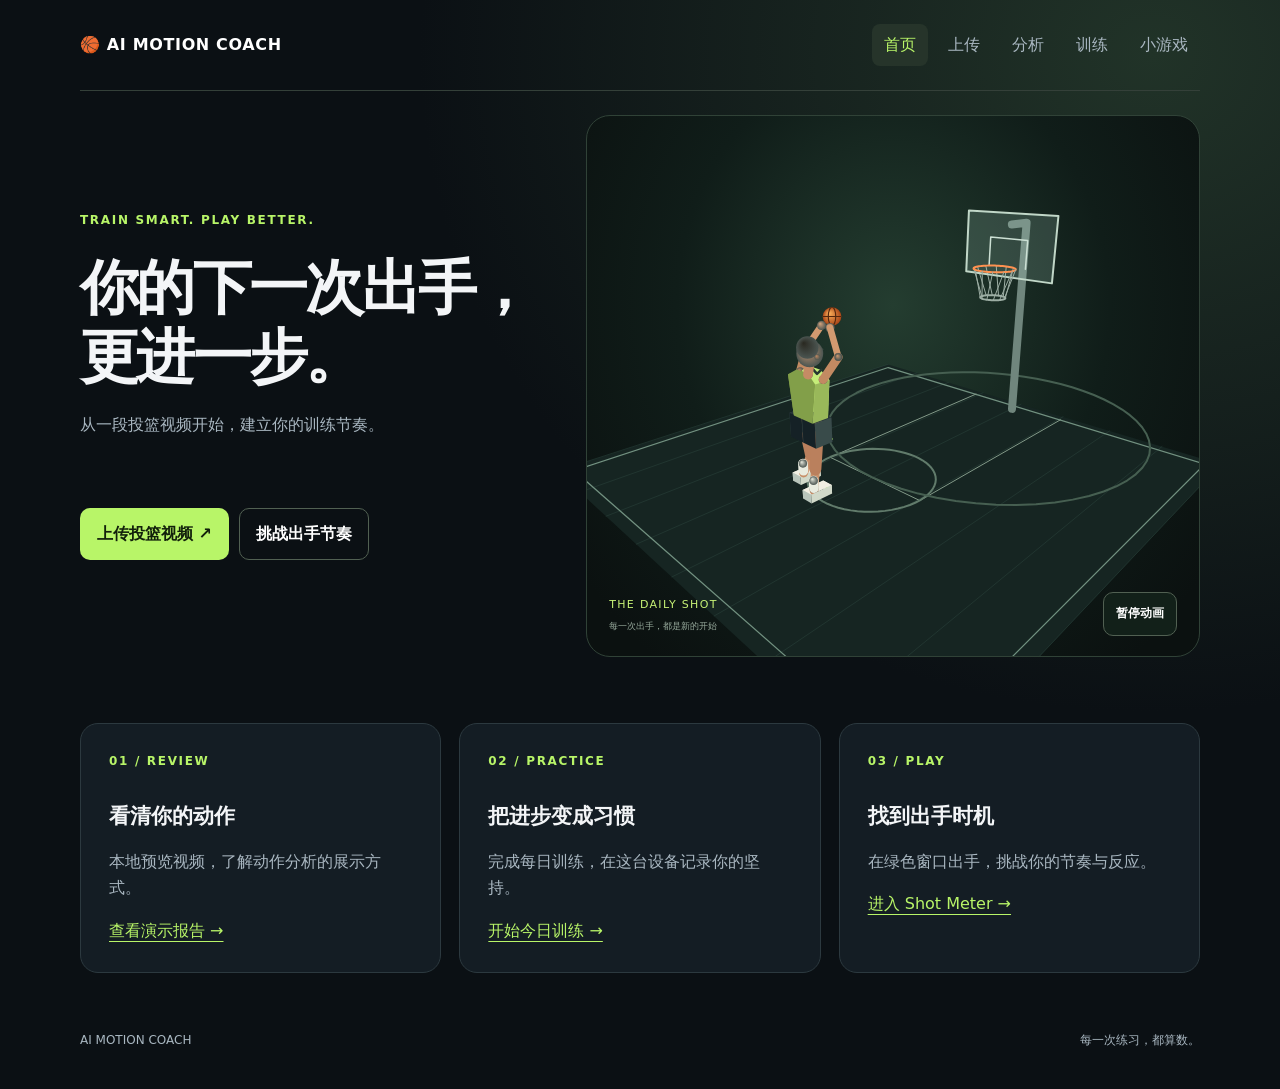
<file: index.html>
<!doctype html>
<html lang="zh-CN"><head><meta charset="utf-8"><meta name="viewport" content="width=device-width, initial-scale=1"><meta name="theme-color" content="#0b1014"><title>首页 · AI Motion Coach</title><link rel="stylesheet" href="./style.css?v=20260914-3"><script src="./app.js?v=20260914-3" defer></script><script src="./court.js?v=20260914-3" defer></script></head><body data-page="index"><a class="skip" href="#main">跳转至内容</a><header><a class="brand" href="index.html">🏀 AI MOTION COACH</a><nav aria-label="主导航"><a href="index.html" aria-current="page">首页</a><a href="upload.html">上传</a><a href="analysis.html">分析</a><a href="training.html">训练</a><a href="game.html">小游戏</a></nav></header><main id="main"><section class="court-hero"><div class="court-copy"><div class="hero"><span class="eyebrow">TRAIN SMART. PLAY BETTER.</span><h1>你的下一次出手，<br>更进一步。</h1><p>从一段投篮视频开始，建立你的训练节奏。</p></div><div class="actions"><a class="button" href="upload.html">上传投篮视频 ↗</a><a class="button secondary" href="game.html">挑战出手节奏</a></div></div><div class="court-scene"><canvas id="court" role="img" aria-label="立体篮球场：人物循环投篮，镜头缓慢环绕篮筐。">篮球场动画。请使用下方入口开始训练。</canvas><div class="court-caption"><span>THE DAILY SHOT <small>每一次出手，都是新的开始</small></span><button id="motion-toggle" class="secondary" type="button" aria-pressed="false">暂停动画</button></div></div></section><div class="grid"><article><span class="number">01 / REVIEW</span><h2>看清你的动作</h2><p>本地预览视频，了解动作分析的展示方式。</p><a href="analysis.html">查看演示报告 →</a></article><article><span class="number">02 / PRACTICE</span><h2>把进步变成习惯</h2><p>完成每日训练，在这台设备记录你的坚持。</p><a href="training.html">开始今日训练 →</a></article><article><span class="number">03 / PLAY</span><h2>找到出手时机</h2><p>在绿色窗口出手，挑战你的节奏与反应。</p><a href="game.html">进入 Shot Meter →</a></article></div></main><footer>AI MOTION COACH <span>每一次练习，都算数。</span></footer></body></html>
</file>
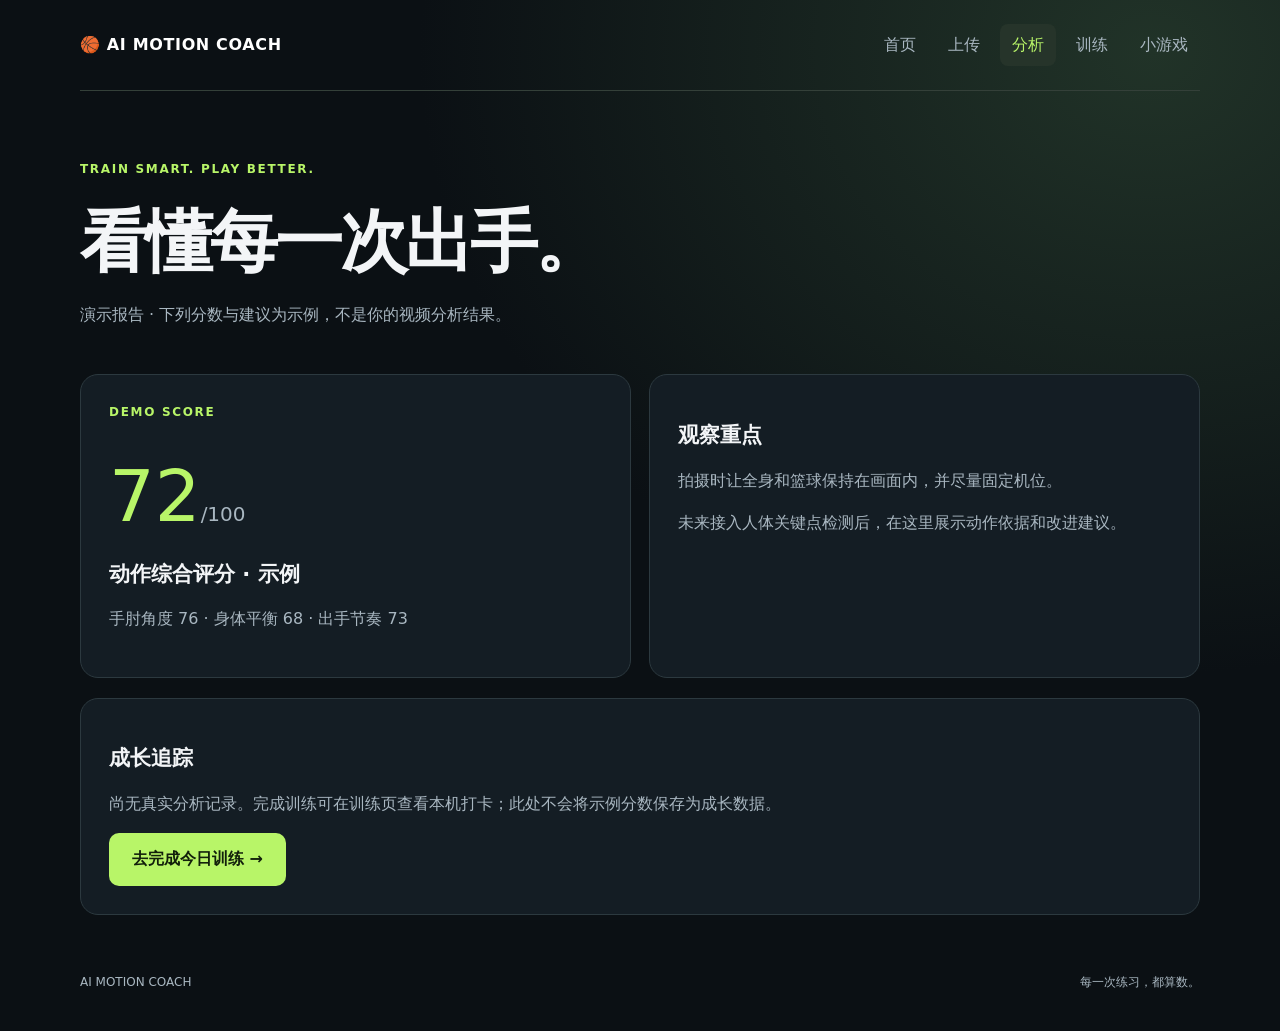
<file: analysis.html>
<!doctype html>
<html lang="zh-CN"><head><meta charset="utf-8"><meta name="viewport" content="width=device-width, initial-scale=1"><meta name="theme-color" content="#0b1014"><title>分析 · AI Motion Coach</title><link rel="stylesheet" href="./style.css?v=20260914-3"><script src="./app.js?v=20260914-3" defer></script></head><body data-page="analysis"><a class="skip" href="#main">跳转至内容</a><header><a class="brand" href="index.html">🏀 AI MOTION COACH</a><nav aria-label="主导航"><a href="index.html">首页</a><a href="upload.html">上传</a><a href="analysis.html" aria-current="page">分析</a><a href="training.html">训练</a><a href="game.html">小游戏</a></nav></header><main id="main"><div class="hero"><span class="eyebrow">TRAIN SMART. PLAY BETTER.</span><h1>看懂每一次出手。</h1><p>演示报告 · 下列分数与建议为示例，不是你的视频分析结果。</p></div><div class="grid"><article><span class="number">DEMO SCORE</span><p class="score">72<span>/100</span></p><h2>动作综合评分 · 示例</h2><p>手肘角度 76 · 身体平衡 68 · 出手节奏 73</p></article><article><h2>观察重点</h2><p>拍摄时让全身和篮球保持在画面内，并尽量固定机位。</p><p>未来接入人体关键点检测后，在这里展示动作依据和改进建议。</p></article></div><article><h2>成长追踪</h2><p>尚无真实分析记录。完成训练可在训练页查看本机打卡；此处不会将示例分数保存为成长数据。</p><a class="button" href="training.html">去完成今日训练 →</a></article></main><footer>AI MOTION COACH <span>每一次练习，都算数。</span></footer></body></html>
</file>
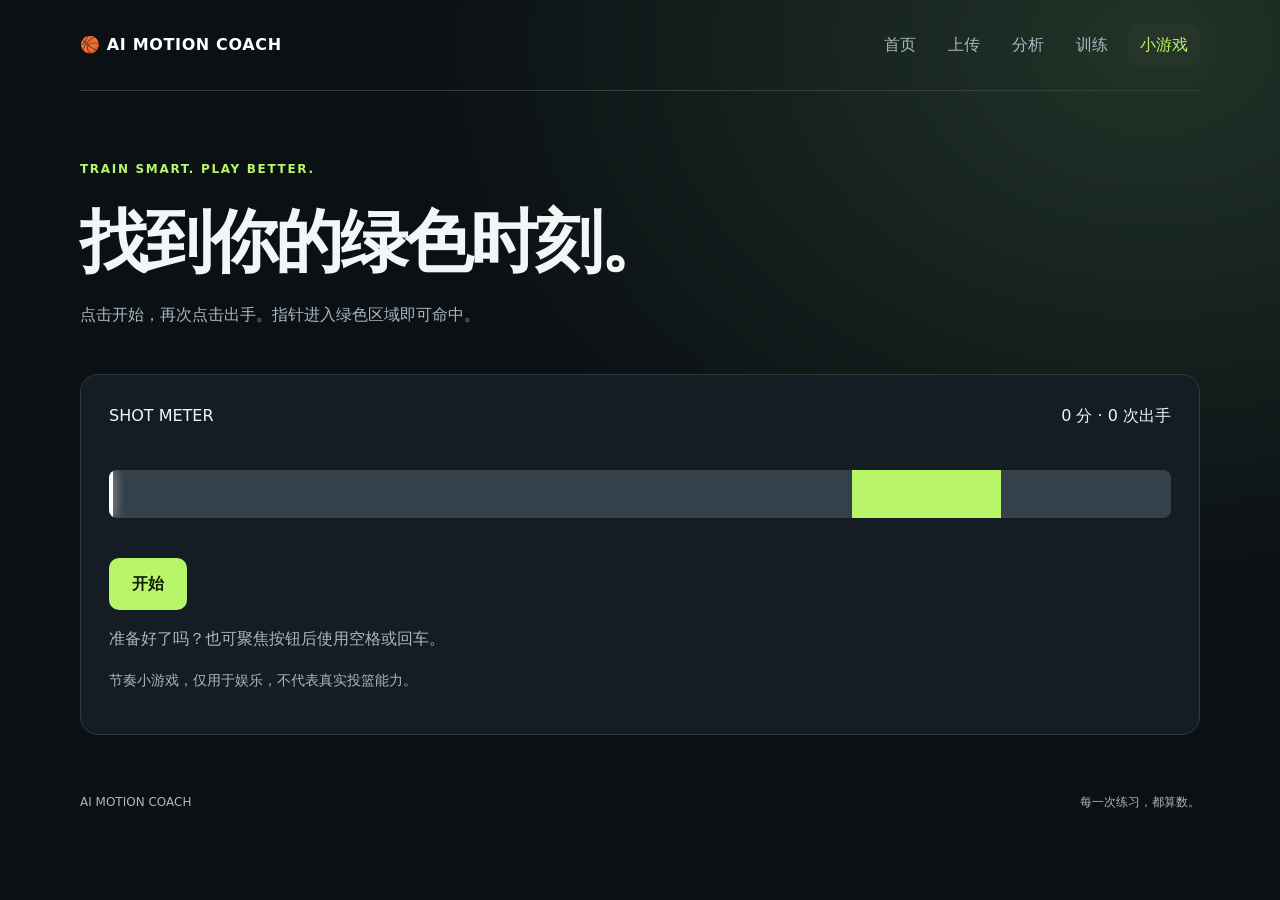
<file: game.html>
<!doctype html>
<html lang="zh-CN"><head><meta charset="utf-8"><meta name="viewport" content="width=device-width, initial-scale=1"><meta name="theme-color" content="#0b1014"><title>小游戏 · AI Motion Coach</title><link rel="stylesheet" href="./style.css?v=20260914-3"><script src="./app.js?v=20260914-3" defer></script></head><body data-page="game"><a class="skip" href="#main">跳转至内容</a><header><a class="brand" href="index.html">🏀 AI MOTION COACH</a><nav aria-label="主导航"><a href="index.html">首页</a><a href="upload.html">上传</a><a href="analysis.html">分析</a><a href="training.html">训练</a><a href="game.html" aria-current="page">小游戏</a></nav></header><main id="main"><div class="hero"><span class="eyebrow">TRAIN SMART. PLAY BETTER.</span><h1>找到你的绿色时刻。</h1><p>点击开始，再次点击出手。指针进入绿色区域即可命中。</p></div><article><div class="scoreboard"><span>SHOT METER</span><span id="game-score">0 分 · 0 次出手</span></div><div class="meter" aria-hidden="true"><div class="target"></div><div id="needle"></div></div><button id="shoot">开始</button><p id="game-status" role="status">准备好了吗？也可聚焦按钮后使用空格或回车。</p><p class="muted">节奏小游戏，仅用于娱乐，不代表真实投篮能力。</p></article></main><footer>AI MOTION COACH <span>每一次练习，都算数。</span></footer></body></html>
</file>
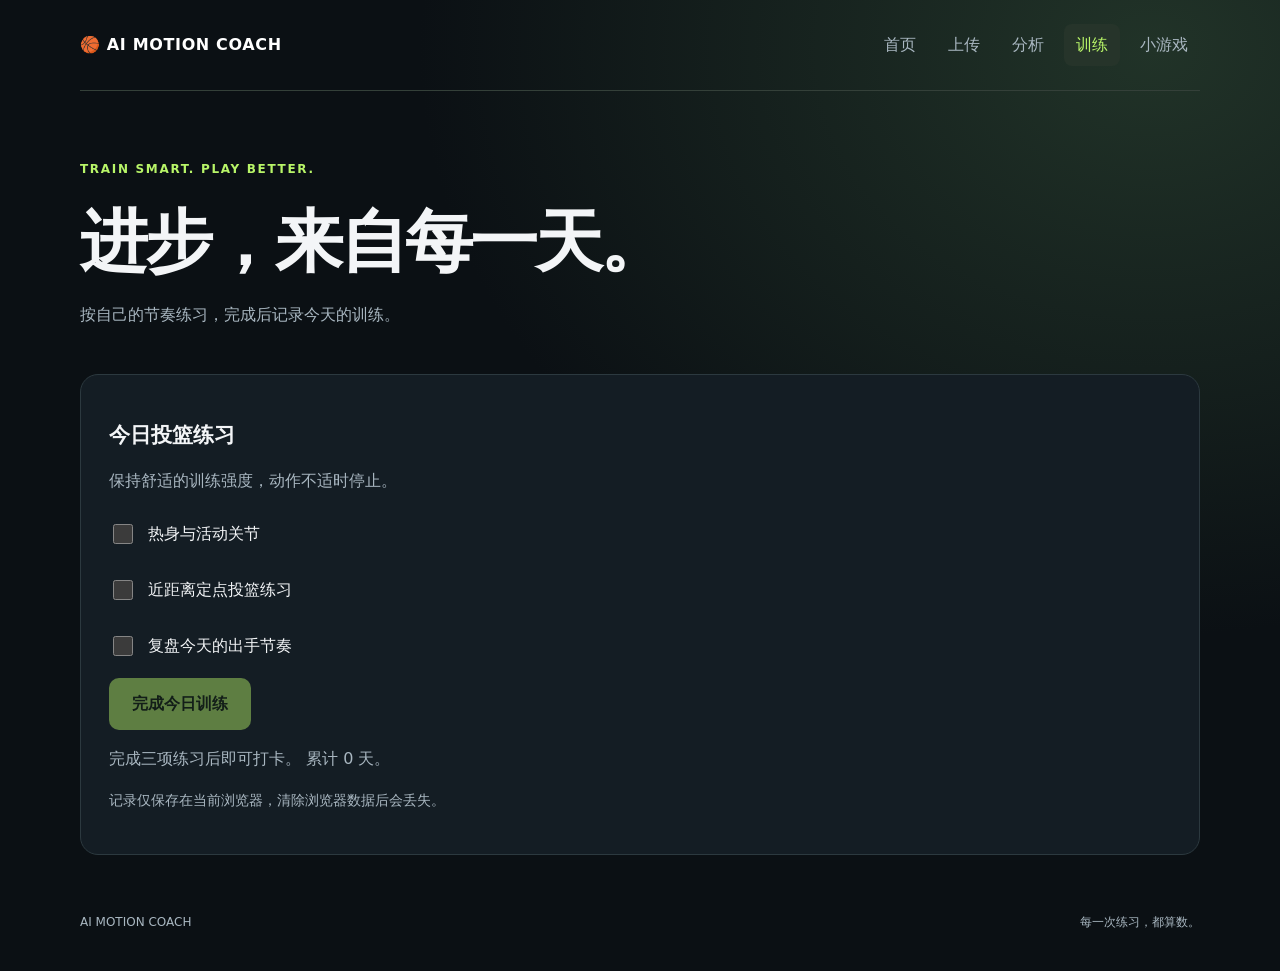
<file: training.html>
<!doctype html>
<html lang="zh-CN"><head><meta charset="utf-8"><meta name="viewport" content="width=device-width, initial-scale=1"><meta name="theme-color" content="#0b1014"><title>训练 · AI Motion Coach</title><link rel="stylesheet" href="./style.css?v=20260914-3"><script src="./app.js?v=20260914-3" defer></script></head><body data-page="training"><a class="skip" href="#main">跳转至内容</a><header><a class="brand" href="index.html">🏀 AI MOTION COACH</a><nav aria-label="主导航"><a href="index.html">首页</a><a href="upload.html">上传</a><a href="analysis.html">分析</a><a href="training.html" aria-current="page">训练</a><a href="game.html">小游戏</a></nav></header><main id="main"><div class="hero"><span class="eyebrow">TRAIN SMART. PLAY BETTER.</span><h1>进步，来自每一天。</h1><p>按自己的节奏练习，完成后记录今天的训练。</p></div><article><h2>今日投篮练习</h2><p>保持舒适的训练强度，动作不适时停止。</p><label class="check"><input type="checkbox" class="drill"> 热身与活动关节</label><label class="check"><input type="checkbox" class="drill"> 近距离定点投篮练习</label><label class="check"><input type="checkbox" class="drill"> 复盘今天的出手节奏</label><button id="complete" disabled>完成今日训练</button><p id="training-status" role="status"></p><p class="muted">记录仅保存在当前浏览器，清除浏览器数据后会丢失。</p></article></main><footer>AI MOTION COACH <span>每一次练习，都算数。</span></footer></body></html>
</file>
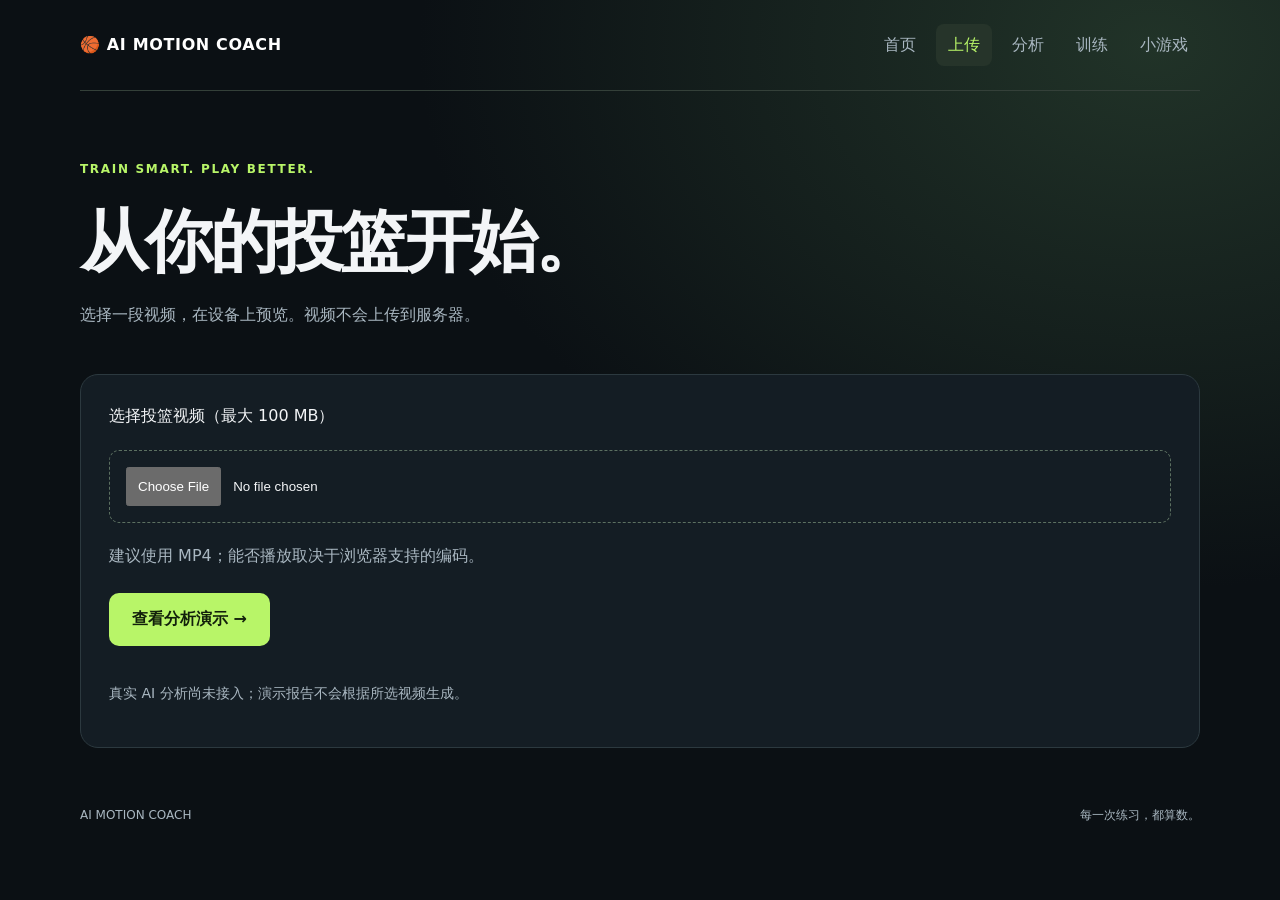
<file: upload.html>
<!doctype html>
<html lang="zh-CN"><head><meta charset="utf-8"><meta name="viewport" content="width=device-width, initial-scale=1"><meta name="theme-color" content="#0b1014"><title>上传 · AI Motion Coach</title><link rel="stylesheet" href="./style.css?v=20260914-3"><script src="./app.js?v=20260914-3" defer></script></head><body data-page="upload"><a class="skip" href="#main">跳转至内容</a><header><a class="brand" href="index.html">🏀 AI MOTION COACH</a><nav aria-label="主导航"><a href="index.html">首页</a><a href="upload.html" aria-current="page">上传</a><a href="analysis.html">分析</a><a href="training.html">训练</a><a href="game.html">小游戏</a></nav></header><main id="main"><div class="hero"><span class="eyebrow">TRAIN SMART. PLAY BETTER.</span><h1>从你的投篮开始。</h1><p>选择一段视频，在设备上预览。视频不会上传到服务器。</p></div><article><label for="video-file">选择投篮视频（最大 100 MB）</label><input id="video-file" type="file" accept="video/*"><p id="upload-status" role="status">建议使用 MP4；能否播放取决于浏览器支持的编码。</p><video id="preview" controls playsinline hidden></video><div class="actions"><a class="button" href="analysis.html">查看分析演示 →</a></div><p class="muted">真实 AI 分析尚未接入；演示报告不会根据所选视频生成。</p></article></main><footer>AI MOTION COACH <span>每一次练习，都算数。</span></footer></body></html>
</file>
<file: style.css>
:root{color-scheme:dark;--bg:#0b1014;--panel:#141d24;--muted:#a9b7c1;--accent:#b8f568}*{box-sizing:border-box}body{margin:0;background:radial-gradient(ellipse at 90% 5%,#213328 0,transparent 45%),var(--bg);color:#f3f5f7;font:16px/1.65 system-ui,-apple-system,"PingFang SC","Microsoft YaHei",sans-serif;min-height:100vh}a{color:var(--accent);text-underline-offset:5px}header,main,footer{width:min(1120px,calc(100% - 48px));margin:auto}header{display:flex;justify-content:space-between;align-items:center;gap:24px;padding:24px 0;border-bottom:1px solid #344039}.brand{font-weight:850;letter-spacing:.04em;color:#fff;text-decoration:none}nav{display:flex;gap:8px;flex-wrap:wrap}nav a{color:var(--muted);padding:8px 12px;text-decoration:none;border-radius:8px}nav a[aria-current]{color:var(--accent);background:#26342a}.hero{padding:64px 0 30px}.eyebrow,.number{color:var(--accent);font-size:12px;font-weight:750;letter-spacing:.14em}h1{font-size:clamp(34px,6vw,68px);line-height:1.18;letter-spacing:-.045em;margin:20px 0}h2{font-size:21px;line-height:1.4}p{color:var(--muted)}.hero>p{max-width:660px}.actions{display:flex;flex-wrap:wrap;gap:12px;margin:24px 0 36px}.button,button{display:inline-flex;justify-content:center;align-items:center;min-height:48px;padding:12px 22px;border:1px solid transparent;border-radius:10px;background:var(--accent);color:#12200b;font:inherit;font-weight:700;text-decoration:none;cursor:pointer}.secondary{background:transparent;color:#fff;border-color:#516052}.grid{display:grid;grid-template-columns:repeat(auto-fit,minmax(min(100%,270px),1fr));gap:18px}article{background:var(--panel);border:1px solid #2c393f;border-radius:18px;padding:28px;margin-bottom:20px;min-width:0}article .number{display:block;margin-bottom:30px}.score{font-size:72px;line-height:1.2;color:var(--accent);margin:20px 0}.score span{font-size:20px;color:var(--muted)}input[type=file]{display:block;width:100%;margin:20px 0;padding:16px;border:1px dashed #5c7061;border-radius:10px}input::file-selector-button{padding:10px;margin-right:12px}video{width:100%;max-height:480px;background:#000;border-radius:12px}.muted{font-size:14px}.check{display:flex;gap:12px;align-items:center;min-height:48px;margin:8px 0}.check input{width:20px;height:20px;accent-color:var(--accent)}button:disabled{opacity:.45;cursor:default}.scoreboard{display:flex;justify-content:space-between;gap:15px;flex-wrap:wrap}.meter{position:relative;height:48px;background:#34404a;margin:40px 0;border-radius:8px;overflow:hidden}.target{position:absolute;left:70%;width:14%;height:100%;background:var(--accent)}#needle{position:absolute;left:0;width:4px;height:100%;background:#fff;box-shadow:0 0 12px #fff}footer{padding:38px 0;display:flex;justify-content:space-between;gap:20px;font-size:12px;color:var(--muted)}:focus-visible{outline:3px solid #fff;outline-offset:4px}.skip{position:absolute;top:-80px}.skip:focus{top:4px;background:#000;padding:10px;z-index:10}[hidden]{display:none!important}@media(max-width:640px){header,main,footer{width:calc(100% - 32px)}header{align-items:flex-start;flex-direction:column;gap:14px}nav{gap:2px}nav a{padding:9px 10px;font-size:14px}.hero{padding-top:36px}article{padding:22px}.actions .button{flex:1 1 180px}footer{flex-direction:column;gap:4px}}
.court-hero{position:relative;display:grid;grid-template-columns: .9fr 1.1fr;align-items:center;gap:4px;min-height:590px;margin-bottom:30px}.court-copy{position:relative;z-index:1}.court-copy h1{font-size:clamp(36px,4.6vw,60px)}.court-copy .hero{padding-top:30px}.court-copy .actions{gap:10px}.court-copy .button{padding:12px 16px}.court-scene{position:relative;min-width:0;border:1px solid #304237;border-radius:24px;background:radial-gradient(ellipse at 50% 35%,#243d30 0,#101d19 50%,#0b1110 90%);overflow:hidden}.court-scene canvas{display:block;width:100%;height:540px}.court-caption{display:flex;justify-content:space-between;align-items:center;gap:12px;position:absolute;bottom:20px;left:22px;right:22px;font-size:11px;letter-spacing:.12em;color:#c7f276}.court-caption small{display:block;color:#97aa9c;letter-spacing:0;margin-top:4px}.court-caption button{min-height:44px;padding:8px 12px;font-size:12px;letter-spacing:0;background:#122019}.court-hero+.grid{padding-top:12px}@media(max-width:800px){.court-hero{grid-template-columns:1fr;gap:0;margin-top:6px}.court-copy .hero{padding:26px 0 8px}.court-copy .hero h1{font-size:44px}.court-copy .actions{margin:16px 0 24px}.court-scene canvas{height:400px}.court-scene{margin-bottom:8px}}@media(max-width:380px){.court-copy .hero h1{font-size:38px}.court-scene canvas{height:360px}.court-caption{left:14px;right:14px}}
</file>
